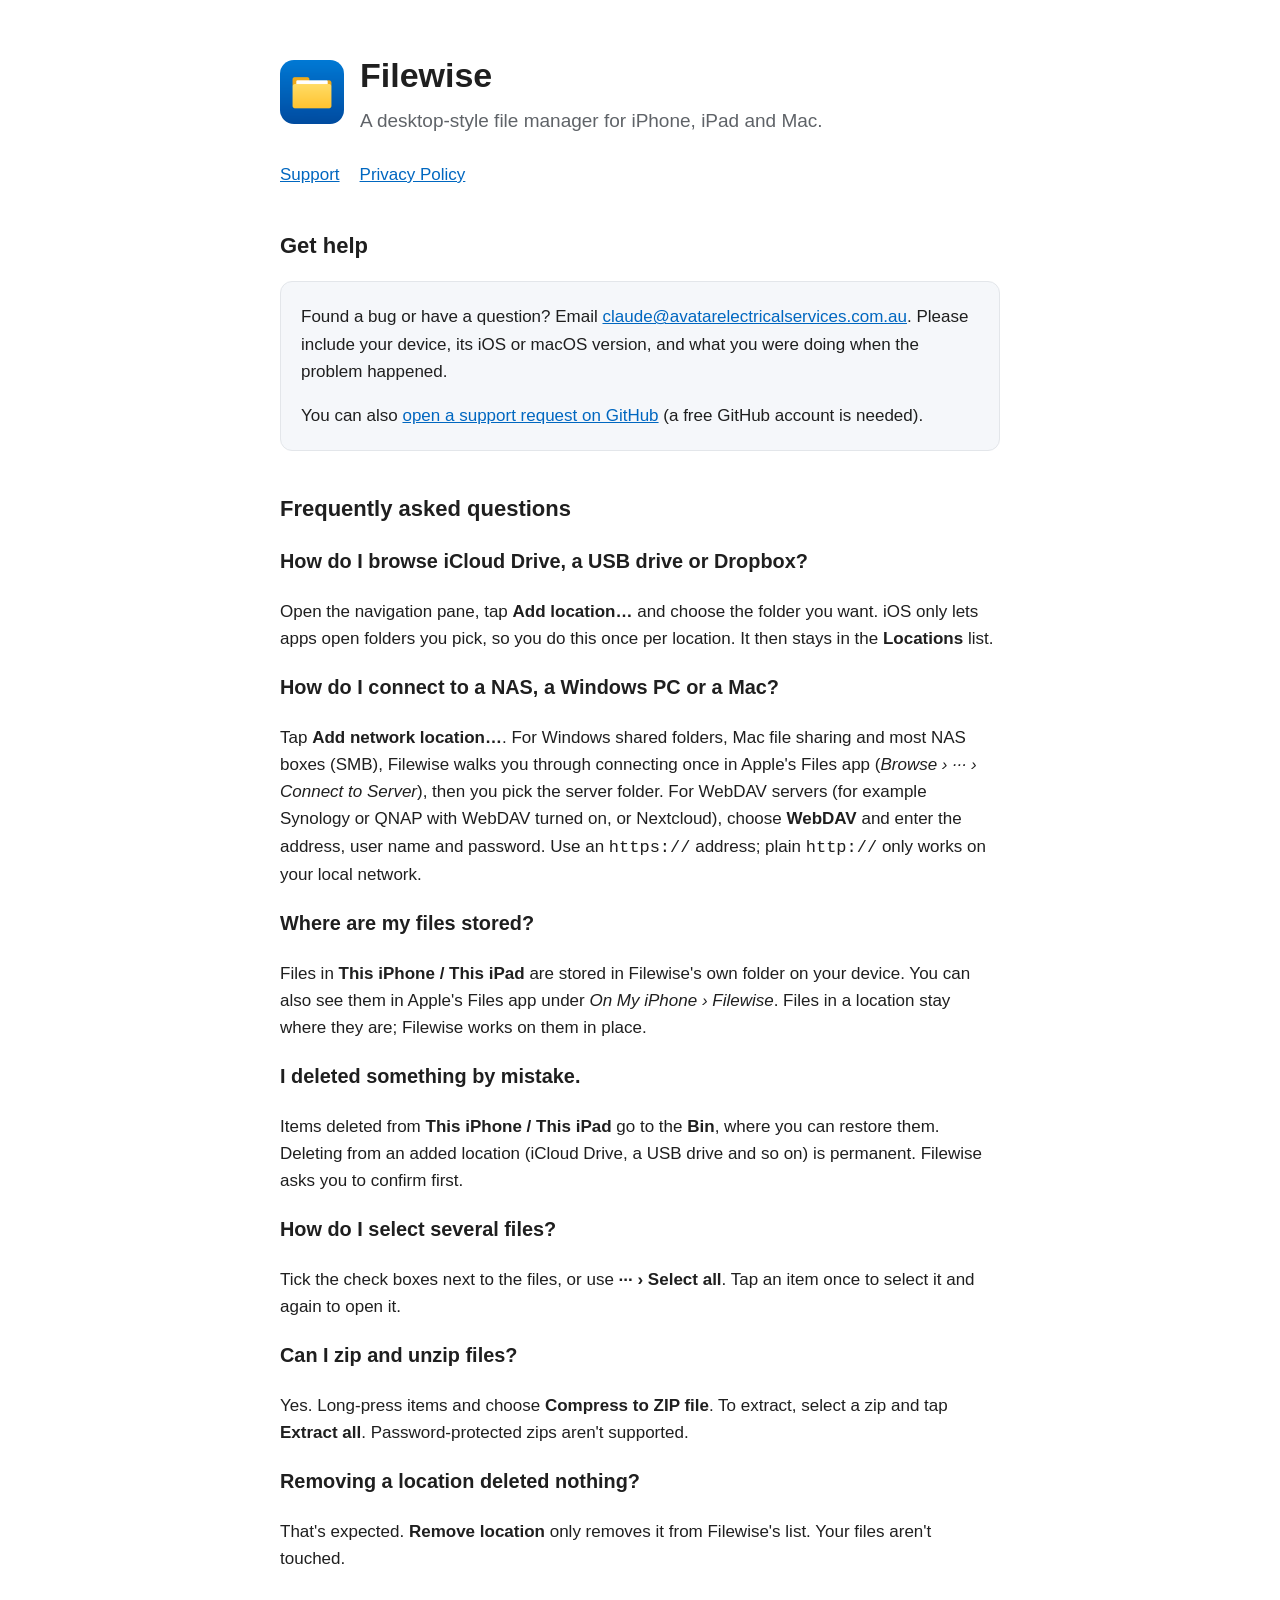
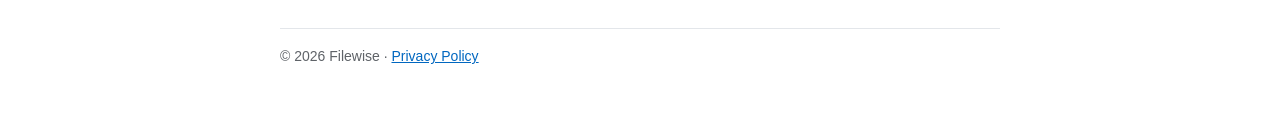
<file: index.html>
<!doctype html>
<html lang="en">
<head>
<meta charset="utf-8">
<meta name="viewport" content="width=device-width, initial-scale=1">
<title>Filewise – Support</title>
<meta name="description" content="Filewise is a desktop-style file manager for iPhone, iPad and Mac.">
<link rel="stylesheet" href="style.css">
<link rel="icon" href="icon.png">
</head>
<body>
<main>
  <header>
    <img src="icon.png" alt="">
    <div>
      <h1>Filewise</h1>
      <div class="lead">A desktop-style file manager for iPhone, iPad and Mac.</div>
    </div>
  </header>
  <nav><a href="./">Support</a><a href="privacy.html">Privacy Policy</a></nav>

  <h2>Get help</h2>
  <div class="card">
    <p>Found a bug or have a question? Email <a href="mailto:claude@avatarelectricalservices.com.au?subject=Filewise%20support">claude@avatarelectricalservices.com.au</a>. Please include your device, its iOS or macOS version, and what you were doing when the problem happened.</p>
    <p>You can also <a href="https://github.com/flyingpurplepizzaeater/filewise-site/issues/new">open a support request on GitHub</a> (a free GitHub account is needed).</p>
  </div>

  <h2>Frequently asked questions</h2>

  <h3>How do I browse iCloud Drive, a USB drive or Dropbox?</h3>
  <p>Open the navigation pane, tap <strong>Add location…</strong> and choose the folder you want. iOS only lets apps open folders you pick, so you do this once per location. It then stays in the <strong>Locations</strong> list.</p>

  <h3>How do I connect to a NAS, a Windows PC or a Mac?</h3>
  <p>Tap <strong>Add network location…</strong>. For Windows shared folders, Mac file sharing and most NAS boxes (SMB), Filewise walks you through connecting once in Apple's Files app (<em>Browse › ··· › Connect to Server</em>), then you pick the server folder. For WebDAV servers (for example Synology or QNAP with WebDAV turned on, or Nextcloud), choose <strong>WebDAV</strong> and enter the address, user name and password. Use an <code>https://</code> address; plain <code>http://</code> only works on your local network.</p>

  <h3>Where are my files stored?</h3>
  <p>Files in <strong>This iPhone / This iPad</strong> are stored in Filewise's own folder on your device. You can also see them in Apple's Files app under <em>On My iPhone › Filewise</em>. Files in a location stay where they are; Filewise works on them in place.</p>

  <h3>I deleted something by mistake.</h3>
  <p>Items deleted from <strong>This iPhone / This iPad</strong> go to the <strong>Bin</strong>, where you can restore them. Deleting from an added location (iCloud Drive, a USB drive and so on) is permanent. Filewise asks you to confirm first.</p>

  <h3>How do I select several files?</h3>
  <p>Tick the check boxes next to the files, or use <strong>··· › Select all</strong>. Tap an item once to select it and again to open it.</p>

  <h3>Can I zip and unzip files?</h3>
  <p>Yes. Long-press items and choose <strong>Compress to ZIP file</strong>. To extract, select a zip and tap <strong>Extract all</strong>. Password-protected zips aren't supported.</p>

  <h3>Removing a location deleted nothing?</h3>
  <p>That's expected. <strong>Remove location</strong> only removes it from Filewise's list. Your files aren't touched.</p>

  <footer>© 2026 Filewise · <a href="privacy.html">Privacy Policy</a></footer>
</main>
</body>
</html>
</file>
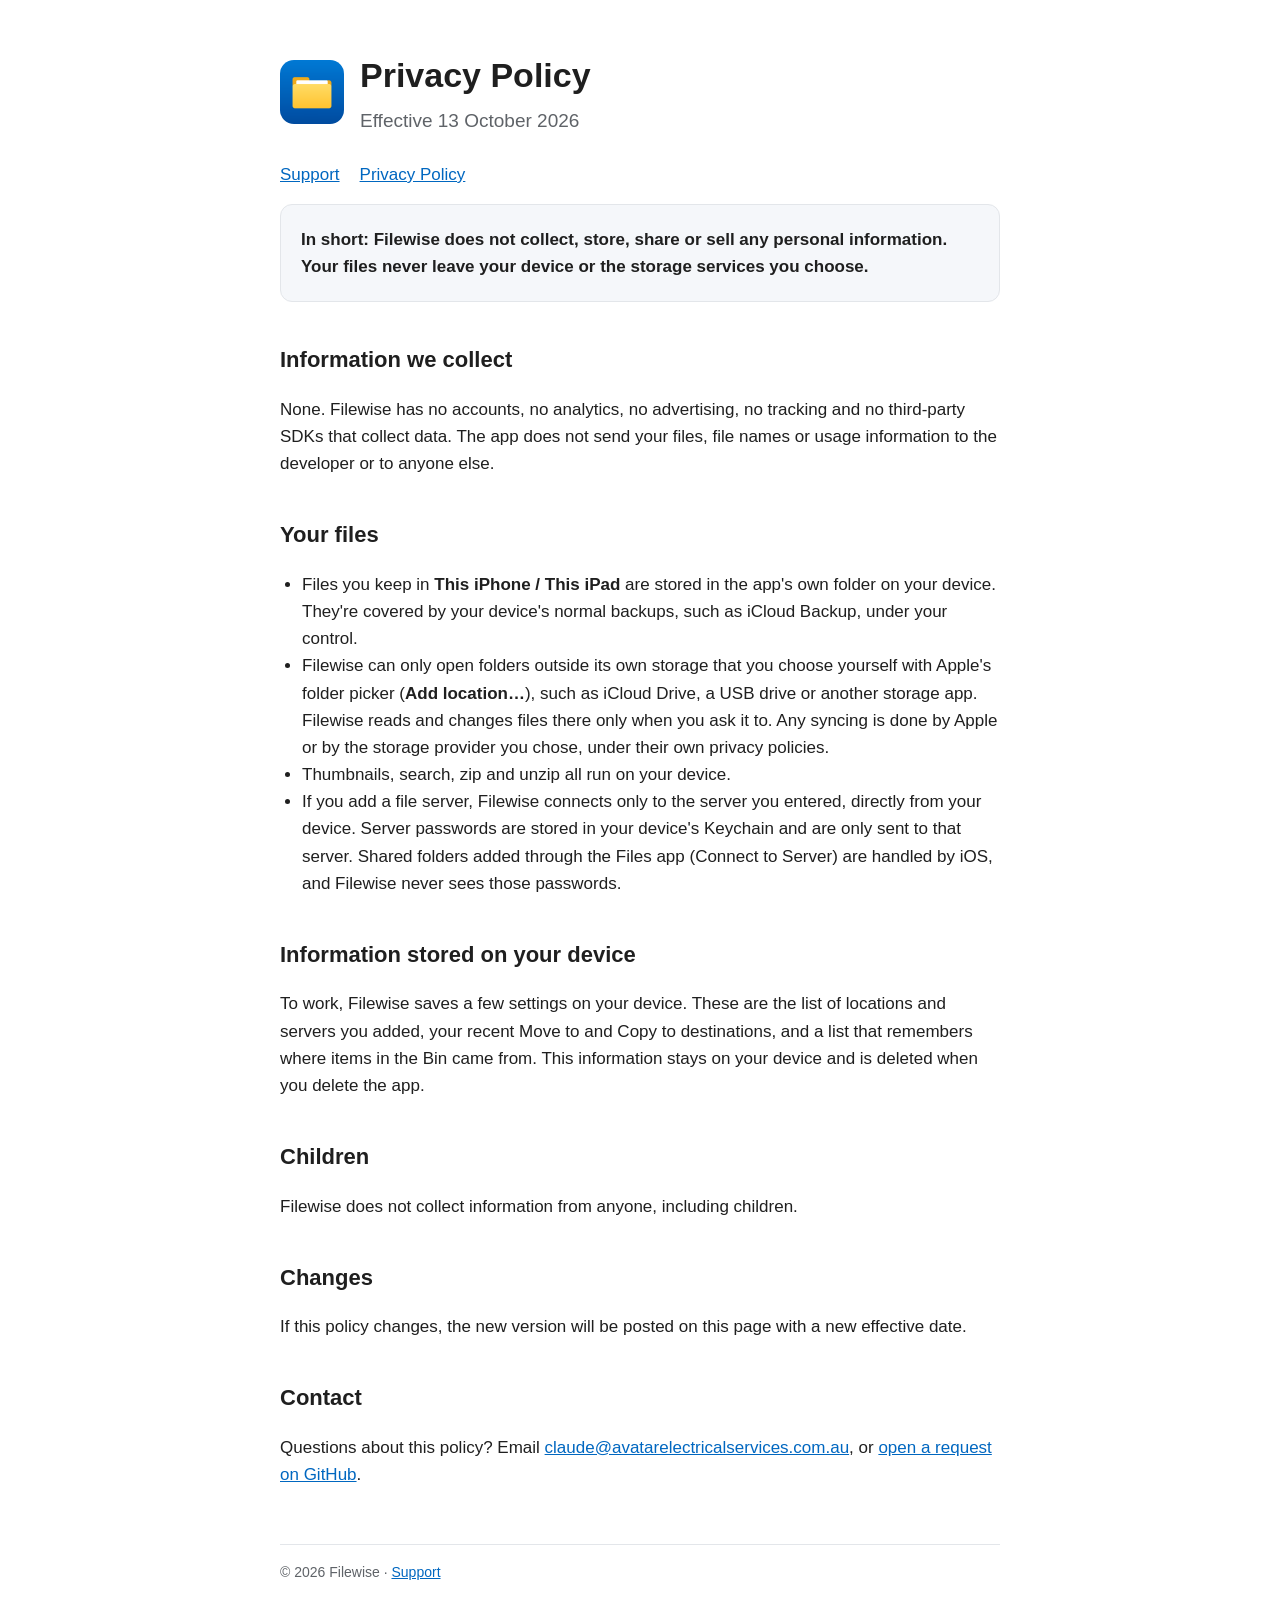
<file: privacy.html>
<!doctype html>
<html lang="en">
<head>
<meta charset="utf-8">
<meta name="viewport" content="width=device-width, initial-scale=1">
<title>Filewise – Privacy Policy</title>
<link rel="stylesheet" href="style.css">
<link rel="icon" href="icon.png">
</head>
<body>
<main>
  <header>
    <img src="icon.png" alt="">
    <div>
      <h1>Privacy Policy</h1>
      <div class="lead">Effective 13 October 2026</div>
    </div>
  </header>
  <nav><a href="./">Support</a><a href="privacy.html">Privacy Policy</a></nav>

  <div class="card">
    <p><strong>In short: Filewise does not collect, store, share or sell any personal information. Your files never leave your device or the storage services you choose.</strong></p>
  </div>

  <h2>Information we collect</h2>
  <p>None. Filewise has no accounts, no analytics, no advertising, no tracking and no third-party SDKs that collect data. The app does not send your files, file names or usage information to the developer or to anyone else.</p>

  <h2>Your files</h2>
  <ul>
    <li>Files you keep in <strong>This iPhone / This iPad</strong> are stored in the app's own folder on your device. They're covered by your device's normal backups, such as iCloud Backup, under your control.</li>
    <li>Filewise can only open folders outside its own storage that you choose yourself with Apple's folder picker (<strong>Add location…</strong>), such as iCloud Drive, a USB drive or another storage app. Filewise reads and changes files there only when you ask it to. Any syncing is done by Apple or by the storage provider you chose, under their own privacy policies.</li>
    <li>Thumbnails, search, zip and unzip all run on your device.</li>
    <li>If you add a file server, Filewise connects only to the server you entered, directly from your device. Server passwords are stored in your device's Keychain and are only sent to that server. Shared folders added through the Files app (Connect to Server) are handled by iOS, and Filewise never sees those passwords.</li>
  </ul>

  <h2>Information stored on your device</h2>
  <p>To work, Filewise saves a few settings on your device. These are the list of locations and servers you added, your recent Move to and Copy to destinations, and a list that remembers where items in the Bin came from. This information stays on your device and is deleted when you delete the app.</p>

  <h2>Children</h2>
  <p>Filewise does not collect information from anyone, including children.</p>

  <h2>Changes</h2>
  <p>If this policy changes, the new version will be posted on this page with a new effective date.</p>

  <h2>Contact</h2>
  <p>Questions about this policy? Email <a href="mailto:claude@avatarelectricalservices.com.au?subject=Filewise%20support">claude@avatarelectricalservices.com.au</a>, or <a href="https://github.com/flyingpurplepizzaeater/filewise-site/issues/new">open a request on GitHub</a>.</p>

  <footer>© 2026 Filewise · <a href="./">Support</a></footer>
</main>
</body>
</html>
</file>
<file: style.css>
:root { --bg: #ffffff; --fg: #1f1f1f; --muted: #5f6368; --accent: #0067c0; --card: #f5f7fa; --line: #e3e6ea; }
@media (prefers-color-scheme: dark) {
  :root { --bg: #161616; --fg: #ececec; --muted: #a8adb3; --accent: #4cc2ff; --card: #202224; --line: #2d3033; }
}
* { box-sizing: border-box; }
body { margin: 0; background: var(--bg); color: var(--fg); font: 17px/1.6 -apple-system, BlinkMacSystemFont, "Segoe UI", Roboto, Helvetica, Arial, sans-serif; }
main { max-width: 760px; margin: 0 auto; padding: 48px 20px 64px; }
header { display: flex; align-items: center; gap: 16px; margin-bottom: 8px; }
header img { width: 64px; height: 64px; border-radius: 14px; }
h1 { font-size: 34px; margin: 0; }
h2 { font-size: 22px; margin-top: 40px; }
.lead { color: var(--muted); font-size: 19px; margin-top: 4px; }
nav { margin: 24px 0 8px; display: flex; gap: 20px; flex-wrap: wrap; }
a { color: var(--accent); }
.card { background: var(--card); border: 1px solid var(--line); border-radius: 12px; padding: 4px 20px; margin: 16px 0; }
ul { padding-left: 22px; }
footer { margin-top: 56px; color: var(--muted); font-size: 14px; border-top: 1px solid var(--line); padding-top: 16px; }
</file>
